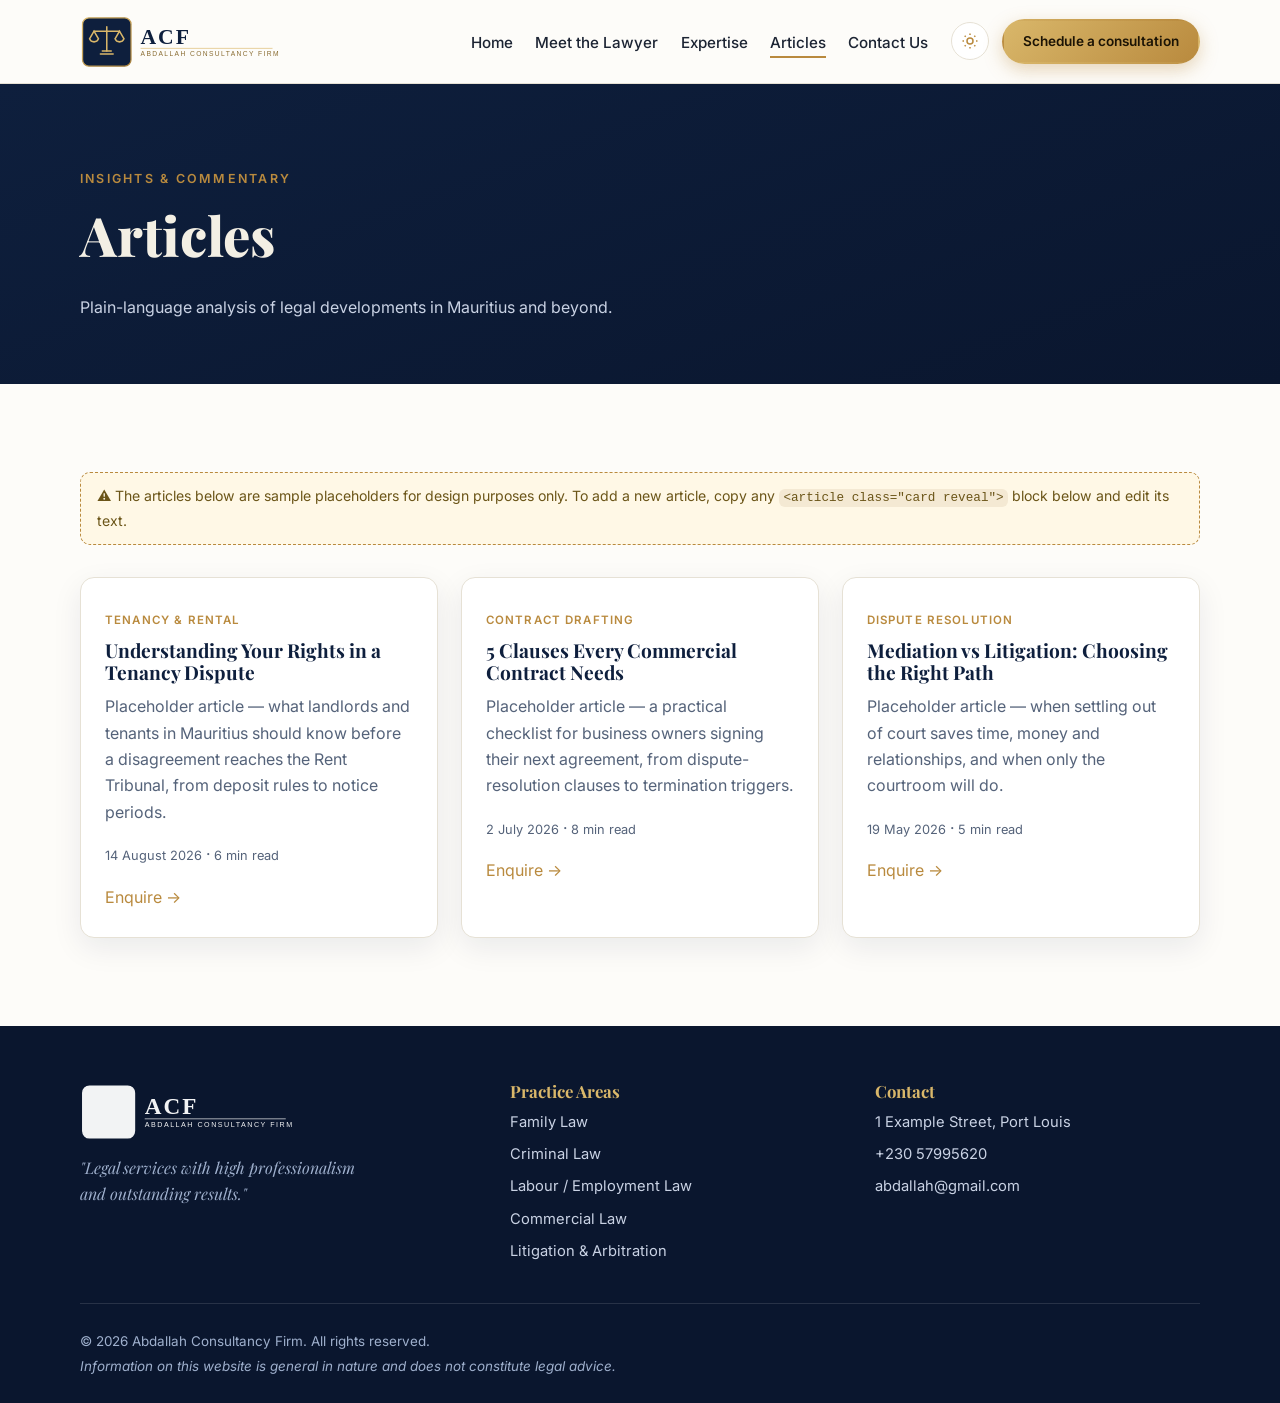
<file: articles.html>
<!DOCTYPE html>
<html lang="en" data-theme="light">
<head>
<meta charset="UTF-8">
<meta name="viewport" content="width=device-width, initial-scale=1.0">
<meta name="description" content="Legal insights and commentary from Abdallah Consultancy Firm.">
<title>Articles | Abdallah Consultancy Firm</title>
<link rel="icon" type="image/svg+xml" href="assets/logo.svg">
<link rel="preconnect" href="https://fonts.googleapis.com">
<link href="https://fonts.googleapis.com/css2?family=Playfair+Display:wght@500;700;800&family=Inter:wght@400;500;600&display=swap" rel="stylesheet">
<link rel="stylesheet" href="css/style.css">
</head>
<body>
<a class="skip-link" href="#main">Skip to content</a>
<header class="site-header" id="siteHeader">
  <nav class="nav container" aria-label="Primary">
    <a href="index.html" class="brand" aria-label="ACF — Abdallah Consultancy Firm home">
      <img src="assets/logo.svg" alt="ACF Abdallah Consultancy Firm wordmark" class="brand-logo">
    </a>
    <button class="nav-toggle" id="navToggle" aria-expanded="false" aria-controls="navMenu" aria-label="Toggle menu">
      <span></span><span></span><span></span>
    </button>
    <ul class="nav-menu" id="navMenu">
      <li><a href="index.html" data-nav="home">Home</a></li>
      <li><a href="about.html" data-nav="about">Meet the Lawyer</a></li>
      <li><a href="expertise.html" data-nav="expertise">Expertise</a></li>
      <li><a href="articles.html" data-nav="articles">Articles</a></li>
      <li><a href="contact.html" data-nav="contact">Contact Us</a></li>
      <li class="nav-actions">
        <button class="theme-toggle" id="themeToggle" aria-label="Toggle dark mode" title="Toggle dark mode">
          <svg class="icon-sun" width="18" height="18" viewBox="0 0 24 24" fill="none" stroke="currentColor" stroke-width="2"><circle cx="12" cy="12" r="4"/><path d="M12 2v2m0 16v2M4.9 4.9l1.4 1.4m11.4 11.4 1.4 1.4M2 12h2m16 0h2M4.9 19.1l1.4-1.4M17.7 6.3l1.4-1.4"/></svg>
          <svg class="icon-moon" width="18" height="18" viewBox="0 0 24 24" fill="none" stroke="currentColor" stroke-width="2"><path d="M21 12.8A9 9 0 1 1 11.2 3a7 7 0 0 0 9.8 9.8z"/></svg>
        </button>
        <a class="btn btn-gold btn-nav" href="contact.html">Schedule a consultation</a>
      </li>
    </ul>
  </nav>
</header>
<main id="main">
<section class="page-hero">
  <div class="container">
    <span class="eyebrow">Insights &amp; commentary</span>
    <h1>Articles</h1>
    <p>Plain-language analysis of legal developments in Mauritius and beyond.</p>
  </div>
</section>
<section class="section">
  <div class="container">
    <p class="placeholder-note reveal">&#9888; The articles below are sample placeholders for design purposes only. To add a new article, copy any <code>&lt;article class="card reveal"&gt;</code> block below and edit its text.</p>

    <div class="cards-grid">

      <!-- ARTICLE CARD 1 — copy this whole block to add a new article -->
      <article class="card reveal">
        <span class="tag">Tenancy &amp; Rental</span>
        <h3>Understanding Your Rights in a Tenancy Dispute</h3>
        <p>Placeholder article — what landlords and tenants in Mauritius should know before a disagreement reaches the Rent Tribunal, from deposit rules to notice periods.</p>
        <p><time datetime="2026-08-14">14 August 2026</time> &middot; <span class="read">6 min read</span></p>
        <a href="contact.html" aria-label="Enquire about this topic">Enquire &rarr;</a>
      </article>

      <!-- ARTICLE CARD 2 -->
      <article class="card reveal">
        <span class="tag">Contract Drafting</span>
        <h3>5 Clauses Every Commercial Contract Needs</h3>
        <p>Placeholder article — a practical checklist for business owners signing their next agreement, from dispute-resolution clauses to termination triggers.</p>
        <p><time datetime="2026-07-02">2 July 2026</time> &middot; <span class="read">8 min read</span></p>
        <a href="contact.html" aria-label="Enquire about this topic">Enquire &rarr;</a>
      </article>

      <!-- ARTICLE CARD 3 -->
      <article class="card reveal">
        <span class="tag">Dispute Resolution</span>
        <h3>Mediation vs Litigation: Choosing the Right Path</h3>
        <p>Placeholder article — when settling out of court saves time, money and relationships, and when only the courtroom will do.</p>
        <p><time datetime="2026-05-19">19 May 2026</time> &middot; <span class="read">5 min read</span></p>
        <a href="contact.html" aria-label="Enquire about this topic">Enquire &rarr;</a>
      </article>

      <!-- NEW ARTICLES GO HERE — copy card 1 and paste below -->

    </div>
  </div>
</section>
</main>
<footer class="site-footer">
  <div class="container footer-grid">
    <div>
      <img src="assets/logo.svg" alt="ACF Abdallah Consultancy Firm wordmark" class="brand-logo footer-logo">
      <p class="footer-tag">"Legal services with high professionalism and outstanding results."</p>
    </div>
    <div>
      <h3>Practice Areas</h3>
      <ul>
        <li>Family Law</li><li>Criminal Law</li><li>Labour / Employment Law</li>
        <li>Commercial Law</li><li>Litigation &amp; Arbitration</li>
      </ul>
    </div>
    <div>
      <h3>Contact</h3>
      <ul>
        <li>1 Example Street, Port Louis</li>
        <li><a href="tel:+23057995620">+230 57995620</a></li>
        <li><a href="mailto:abdallah@gmail.com">abdallah@gmail.com</a></li>
      </ul>
    </div>
  </div>
  <div class="container footer-bottom">
    <p>&copy; 2026 Abdallah Consultancy Firm. All rights reserved.</p>
    <p class="disclaimer">Information on this website is general in nature and does not constitute legal advice.</p>
  </div>
</footer>
<button class="back-to-top" id="backToTop" aria-label="Back to top">
  <svg width="20" height="20" viewBox="0 0 24 24" fill="none" stroke="currentColor" stroke-width="2.5"><path d="M12 19V5M5 12l7-7 7 7"/></svg>
</button>
<script src="https://code.jquery.com/jquery-3.7.1.min.js"></script>
<script src="js/main.js"></script>
</body>
</html>
</file>
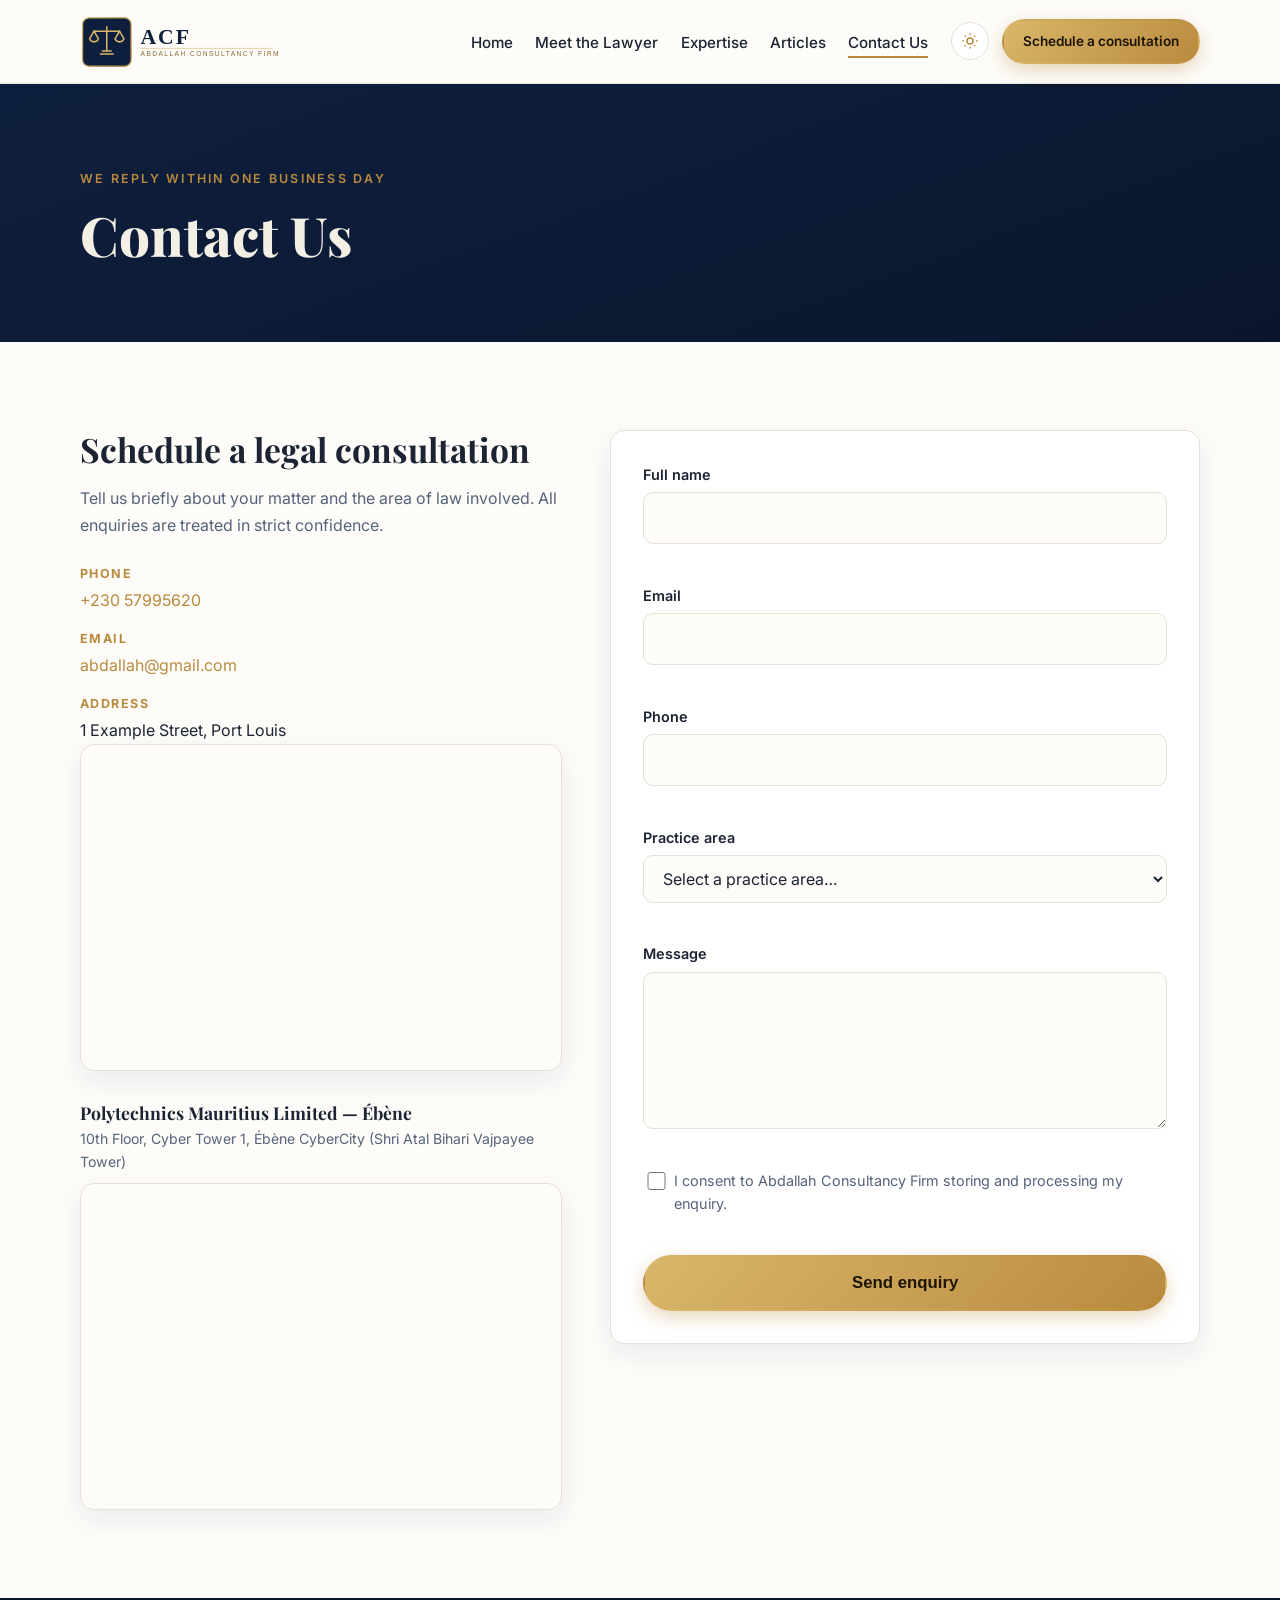
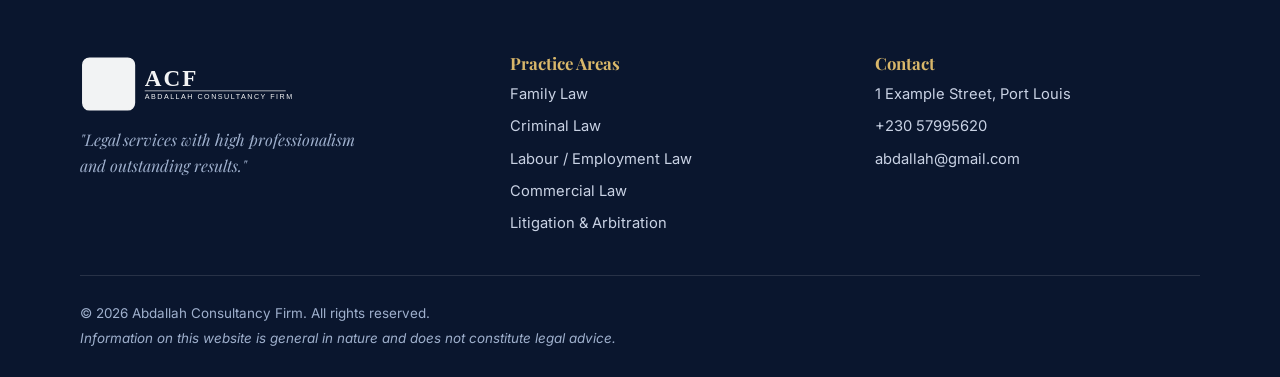
<file: contact.html>
<!DOCTYPE html>
<html lang="en" data-theme="light">
<head>
<meta charset="UTF-8">
<meta name="viewport" content="width=device-width, initial-scale=1.0">
<meta name="description" content="Schedule a legal consultation with Abdallah Consultancy Firm.">
<title>Contact Us | Abdallah Consultancy Firm</title>
<link rel="icon" type="image/svg+xml" href="assets/logo.svg">
<link rel="preconnect" href="https://fonts.googleapis.com">
<link href="https://fonts.googleapis.com/css2?family=Playfair+Display:wght@500;700;800&family=Inter:wght@400;500;600&display=swap" rel="stylesheet">
<link rel="stylesheet" href="css/style.css">
</head>
<body>
<a class="skip-link" href="#main">Skip to content</a>
<header class="site-header" id="siteHeader">
  <nav class="nav container" aria-label="Primary">
    <a href="index.html" class="brand" aria-label="ACF — Abdallah Consultancy Firm home">
      <img src="assets/logo.svg" alt="ACF Abdallah Consultancy Firm wordmark" class="brand-logo">
    </a>
    <button class="nav-toggle" id="navToggle" aria-expanded="false" aria-controls="navMenu" aria-label="Toggle menu">
      <span></span><span></span><span></span>
    </button>
    <ul class="nav-menu" id="navMenu">
      <li><a href="index.html" data-nav="home">Home</a></li>
      <li><a href="about.html" data-nav="about">Meet the Lawyer</a></li>
      <li><a href="expertise.html" data-nav="expertise">Expertise</a></li>
      <li><a href="articles.html" data-nav="articles">Articles</a></li>
      <li><a href="contact.html" data-nav="contact">Contact Us</a></li>
      <li class="nav-actions">
        <button class="theme-toggle" id="themeToggle" aria-label="Toggle dark mode" title="Toggle dark mode">
          <svg class="icon-sun" width="18" height="18" viewBox="0 0 24 24" fill="none" stroke="currentColor" stroke-width="2"><circle cx="12" cy="12" r="4"/><path d="M12 2v2m0 16v2M4.9 4.9l1.4 1.4m11.4 11.4 1.4 1.4M2 12h2m16 0h2M4.9 19.1l1.4-1.4M17.7 6.3l1.4-1.4"/></svg>
          <svg class="icon-moon" width="18" height="18" viewBox="0 0 24 24" fill="none" stroke="currentColor" stroke-width="2"><path d="M21 12.8A9 9 0 1 1 11.2 3a7 7 0 0 0 9.8 9.8z"/></svg>
        </button>
        <a class="btn btn-gold btn-nav" href="contact.html">Schedule a consultation</a>
      </li>
    </ul>
  </nav>
</header>
<main id="main">

<section class="page-hero">
  <div class="container">
    <span class="eyebrow">We reply within one business day</span>
    <h1>Contact Us</h1>
  </div>
</section>
<section class="section">
  <div class="container contact-grid">
    <div class="contact-info reveal">
      <h2>Schedule a legal consultation</h2>
      <p>Tell us briefly about your matter and the area of law involved. All enquiries are treated in strict confidence.</p>
      <ul class="info-list">
        <li><strong>Phone</strong><a href="tel:+23057995620">+230 57995620</a></li>
        <li><strong>Email</strong><a href="mailto:abdallah@gmail.com">abdallah@gmail.com</a></li>
        <li><strong>Address</strong><span>1 Example Street, Port Louis</span></li>
      </ul>
      <div class="map-frame small">
        <iframe title="Map — 1 Example Street, Port Louis" src="https://www.openstreetmap.org/export/embed.html?bbox=57.4800%2C-20.1720%2C57.5300%2C-20.1400&amp;layer=mapnik&amp;marker=-20.1609%2C57.5012" loading="lazy"></iframe>
      </div>

      <h3 class="map-subhead reveal">Polytechnics Mauritius Limited — Ébène</h3>
      <p class="map-subtext">10th Floor, Cyber Tower 1, Ébène CyberCity (Shri Atal Bihari Vajpayee Tower)</p>
      <div class="map-frame small">
        <iframe title="Map — Polytechnics Mauritius Limited, Cyber Tower 1, Ébène" src="https://www.openstreetmap.org/export/embed.html?bbox=57.4820%2C-20.2520%2C57.5060%2C-20.2360&amp;layer=mapnik&amp;marker=-20.2439%2C57.4943" loading="lazy"></iframe>
      </div>
    </div>
    <form class="contact-form reveal" id="contactForm" novalidate>
      <div class="form-group">
        <label for="fullName">Full name</label>
        <input type="text" id="fullName" name="fullName" autocomplete="name">
        <span class="error" id="err-fullName"></span>
      </div>
      <div class="form-group">
        <label for="email">Email</label>
        <input type="email" id="email" name="email" autocomplete="email">
        <span class="error" id="err-email"></span>
      </div>
      <div class="form-group">
        <label for="phone">Phone</label>
        <input type="tel" id="phone" name="phone" autocomplete="tel">
        <span class="error" id="err-phone"></span>
      </div>
      <div class="form-group">
        <label for="practiceArea">Practice area</label>
        <select id="practiceArea" name="practiceArea">
          <option value="">Select a practice area&hellip;</option>
          <option>Family Law</option><option>Criminal Law</option>
          <option>Labour / Employment Law</option><option>Tenancy &amp; Rental Law</option>
          <option>Commercial Law</option><option>Contractual Disputes</option>
          <option>Litigation &amp; Arbitration</option><option>Mediation</option>
          <option>Contract Drafting</option>
        </select>
        <span class="error" id="err-practiceArea"></span>
      </div>
      <div class="form-group">
        <label for="message">Message</label>
        <textarea id="message" name="message" rows="5"></textarea>
        <span class="error" id="err-message"></span>
      </div>
      <div class="form-group checkbox-group">
        <input type="checkbox" id="consent" name="consent">
        <label for="consent">I consent to Abdallah Consultancy Firm storing and processing my enquiry.</label>
        <span class="error" id="err-consent"></span>
      </div>
      <button type="submit" class="btn btn-gold btn-lg">Send enquiry</button>
      <div class="success-msg" id="successMsg" role="status" hidden>
        Thank you! Your enquiry has been received. We will contact you within one business day.
      </div>
    </form>
  </div>
</section>
</main>
<footer class="site-footer">
  <div class="container footer-grid">
    <div>
      <img src="assets/logo.svg" alt="ACF Abdallah Consultancy Firm wordmark" class="brand-logo footer-logo">
      <p class="footer-tag">"Legal services with high professionalism and outstanding results."</p>
    </div>
    <div>
      <h3>Practice Areas</h3>
      <ul>
        <li>Family Law</li><li>Criminal Law</li><li>Labour / Employment Law</li>
        <li>Commercial Law</li><li>Litigation &amp; Arbitration</li>
      </ul>
    </div>
    <div>
      <h3>Contact</h3>
      <ul>
        <li>1 Example Street, Port Louis</li>
        <li><a href="tel:+23057995620">+230 57995620</a></li>
        <li><a href="mailto:abdallah@gmail.com">abdallah@gmail.com</a></li>
      </ul>
    </div>
  </div>
  <div class="container footer-bottom">
    <p>&copy; 2026 Abdallah Consultancy Firm. All rights reserved.</p>
    <p class="disclaimer">Information on this website is general in nature and does not constitute legal advice.</p>
  </div>
</footer>
<button class="back-to-top" id="backToTop" aria-label="Back to top">
  <svg width="20" height="20" viewBox="0 0 24 24" fill="none" stroke="currentColor" stroke-width="2.5"><path d="M12 19V5M5 12l7-7 7 7"/></svg>
</button>
<script src="https://code.jquery.com/jquery-3.7.1.min.js"></script>
<script src="js/main.js"></script>
</body>
</html>
</file>
<file: css/style.css>
/* ==========================================================================
   ACF — Abdallah Consultancy Firm
   Design system: CSS custom properties · mobile-first · Grid + Flexbox
   ========================================================================== */
:root {
  --navy-900: #0a162e;
  --navy-800: #0e1f3d;
  --navy-700: #16305e;
  --gold-500: #b98a3e;
  --gold-400: #d9b76a;
  --gold-100: #f4e9d3;
  --ink: #1c2433;
  --muted: #55637a;
  --bg: #fdfcf9;
  --surface: #ffffff;
  --border: #e6e1d5;
  --success: #1e7d4f;
  --error: #b3382e;
  --shadow: 0 10px 30px rgba(14, 31, 61, .08);
  --radius: 14px;
  --font-head: "Playfair Display", Georgia, serif;
  --font-body: "Inter", system-ui, sans-serif;
  --header-h: 84px;
}
[data-theme="dark"] {
  --ink: #e8ecf4;
  --muted: #9aa7bd;
  --bg: #0a162e;
  --surface: #11254a;
  --border: #24406e;
  --gold-100: #1c2c50;
  --shadow: 0 10px 30px rgba(0, 0, 0, .45);
}

*, *::before, *::after { box-sizing: border-box; }
html { scroll-behavior: smooth; }
body {
  margin: 0; font-family: var(--font-body); color: var(--ink);
  background: var(--bg); line-height: 1.65; -webkit-font-smoothing: antialiased;
}
img { max-width: 100%; display: block; }
a { color: var(--gold-500); text-decoration: none; }
h1, h2, h3 { font-family: var(--font-head); line-height: 1.15; color: var(--ink); margin: 0 0 .5em; }
h1 { font-size: clamp(2rem, 5vw, 3.4rem); font-weight: 800; }
h2 { font-size: clamp(1.5rem, 3vw, 2.1rem); }
h3 { font-size: 1.2rem; }
p { margin: 0 0 1em; color: var(--muted); }
code { background: var(--gold-100); padding: .1em .35em; border-radius: 6px; font-size: .9em; }
:focus-visible { outline: 3px solid var(--gold-400); outline-offset: 2px; border-radius: 4px; }

.container { width: min(1120px, 100% - 2.5rem); margin-inline: auto; }
.skip-link {
  position: absolute; left: -999px; top: 0; background: var(--navy-800); color: #fff;
  padding: .6rem 1rem; z-index: 200; border-radius: 0 0 10px 0;
}
.skip-link:focus { left: 0; }

/* ---------- Buttons ---------- */
.btn {
  display: inline-flex; align-items: center; justify-content: center; gap: .5rem;
  padding: .8rem 1.6rem; border-radius: 999px; font-weight: 600; font-size: .95rem;
  cursor: pointer; border: 2px solid transparent; transition: transform .2s, box-shadow .2s, background .2s, color .2s;
}
.btn:hover { transform: translateY(-2px); }
.btn-gold { background: linear-gradient(135deg, var(--gold-400), var(--gold-500)); color: #1c1405; box-shadow: 0 6px 18px rgba(185, 138, 62, .35); }
.btn-gold:hover { box-shadow: 0 10px 24px rgba(185, 138, 62, .5); }
.btn-outline { border-color: var(--gold-500); color: var(--gold-500); background: transparent; }
.btn-outline:hover { background: var(--gold-100); }
.btn-lg { padding: 1rem 2.2rem; font-size: 1.05rem; }

/* ---------- Header / nav ---------- */
.site-header {
  position: sticky; top: 0; z-index: 100; height: var(--header-h);
  display: flex; align-items: center; background: color-mix(in srgb, var(--bg) 88%, transparent);
  backdrop-filter: blur(10px); border-bottom: 1px solid var(--border);
  transition: box-shadow .3s;
}
.site-header.scrolled { box-shadow: var(--shadow); }
.nav { display: flex; align-items: center; justify-content: space-between; gap: 1rem; }
.brand-logo { height: 56px; width: auto; }
.nav-menu {
  list-style: none; margin: 0; padding: 0; display: flex; align-items: center; gap: 1.4rem;
}
.nav-menu a:not(.btn) { color: var(--ink); font-weight: 500; font-size: .95rem; position: relative; padding: .3rem 0; }
.nav-menu a:not(.btn)::after {
  content: ""; position: absolute; left: 0; bottom: -2px; height: 2px; width: 0;
  background: var(--gold-500); transition: width .25s;
}
.nav-menu a:hover::after, .nav-menu a[aria-current="page"]::after { width: 100%; }
.nav-actions { display: flex; align-items: center; gap: .8rem; list-style: none; }
.btn-nav { font-size: .85rem; padding: .6rem 1.2rem; }
.theme-toggle {
  display: grid; place-items: center; width: 38px; height: 38px; border-radius: 50%;
  border: 1px solid var(--border); background: var(--surface); color: var(--gold-500); cursor: pointer;
  transition: transform .2s;
}
.theme-toggle:hover { transform: rotate(15deg); }
.icon-moon { display: none; }
[data-theme="dark"] .icon-sun { display: none; }
[data-theme="dark"] .icon-moon { display: block; }

.nav-toggle { display: none; flex-direction: column; gap: 5px; background: none; border: 0; cursor: pointer; padding: 8px; }
.nav-toggle span { width: 24px; height: 2.5px; background: var(--ink); border-radius: 2px; transition: transform .25s, opacity .25s; }
.nav-toggle[aria-expanded="true"] span:nth-child(1) { transform: translateY(7.5px) rotate(45deg); }
.nav-toggle[aria-expanded="true"] span:nth-child(2) { opacity: 0; }
.nav-toggle[aria-expanded="true"] span:nth-child(3) { transform: translateY(-7.5px) rotate(-45deg); }

/* ---------- Hero ---------- */
.hero { padding: clamp(3rem, 7vw, 6rem) 0; background:
  radial-gradient(1000px 500px at 85% -10%, rgba(217, 183, 106, .25), transparent),
  linear-gradient(160deg, var(--navy-800), var(--navy-900)); }
.hero h1, .hero p { color: #f3efe4; }
.hero h1 em { color: var(--gold-400); font-style: normal; }
.hero-grid { display: grid; gap: 3rem; align-items: center; }
.hero-text p { max-width: 46ch; color: #c9d2e4; font-size: 1.06rem; }
.eyebrow {
  display: inline-block; font-size: .78rem; font-weight: 600; letter-spacing: .18em;
  text-transform: uppercase; color: var(--gold-500); margin-bottom: .9rem;
}
.hero-actions { display: flex; flex-wrap: wrap; gap: 1rem; margin: 1.6rem 0 2.4rem; }
.stats { display: flex; gap: 2.4rem; flex-wrap: wrap; }
.stat .counter { font-family: var(--font-head); font-size: 2.3rem; font-weight: 800; color: var(--gold-400); }
.stat p { margin: 0; font-size: .85rem; color: #9fb0cd; }
.hero-media { position: relative; }
.hero-media img { border-radius: var(--radius); box-shadow: 0 30px 60px rgba(0,0,0,.4); aspect-ratio: 4/5; object-fit: cover; }
.hero-card {
  position: absolute; left: -1rem; bottom: 1.4rem; background: var(--surface);
  border-left: 4px solid var(--gold-500); padding: .8rem 1.2rem; border-radius: 0 12px 12px 0;
  box-shadow: var(--shadow); display: grid; gap: .1rem; max-width: 78%;
}
.hero-card strong { font-family: var(--font-head); color: var(--ink); }
.hero-card span { font-size: .8rem; color: var(--muted); }

/* ---------- Sections ---------- */
.section { padding: clamp(3rem, 7vw, 5.5rem) 0; }
.section-alt { background: var(--gold-100); }
.section-head { max-width: 640px; margin-bottom: 2.6rem; }
.placeholder-note {
  background: #fff8e6; border: 1px dashed var(--gold-500); border-radius: 10px;
  padding: .7rem 1rem; font-size: .88rem; color: #6b5518; margin-bottom: 2rem;
}

.cards-grid { display: grid; gap: 1.4rem; grid-template-columns: repeat(auto-fit, minmax(240px, 1fr)); }
.card {
  background: var(--surface); border: 1px solid var(--border); border-radius: var(--radius);
  padding: 1.7rem 1.5rem; box-shadow: var(--shadow);
  transition: transform .25s, box-shadow .25s, border-color .25s;
}
.card:hover { transform: translateY(-6px); border-color: var(--gold-400); box-shadow: 0 18px 40px rgba(14,31,61,.14); }
.card h3 { color: var(--navy-800); }
[data-theme="dark"] .card h3 { color: var(--gold-400); }
.card .tag { display: inline-block; font-size: .72rem; font-weight: 600; letter-spacing: .1em; text-transform: uppercase; color: var(--gold-500); margin-bottom: .6rem; }
.card time, .card .read { font-size: .8rem; color: var(--muted); }

.two-col { display: grid; gap: 1.4rem; }
.checklist { list-style: none; margin: 0; padding: 0; display: grid; gap: .6rem; }
.checklist li { padding-left: 1.8rem; position: relative; color: var(--ink); }
.checklist li::before {
  content: ""; position: absolute; left: 0; top: .35em; width: 1em; height: 1em;
  background: var(--gold-500);
  clip-path: polygon(14% 44%, 0 65%, 50% 100%, 100% 16%, 80% 0%, 43% 62%);
}

/* ---------- Page hero ---------- */
.page-hero {
  padding: clamp(3rem, 7vw, 5rem) 0 clamp(2rem, 4vw, 3rem);
  background: linear-gradient(160deg, var(--navy-800), var(--navy-900)); color: #f3efe4;
}
.page-hero h1, .page-hero p { color: #f3efe4; }
.page-hero p { color: #c9d2e4; max-width: 60ch; }

/* ---------- About ---------- */
.about-grid { display: grid; gap: 3rem; align-items: center; }
.about-media { position: relative; }
.about-media img { border-radius: var(--radius); box-shadow: var(--shadow); aspect-ratio: 4/5; object-fit: cover; }

/* ---------- Expertise ---------- */
.areas-stack { display: grid; gap: 3rem; }
.area-row {
  display: grid; gap: 2rem; align-items: center;
  background: var(--surface); border: 1px solid var(--border); border-radius: var(--radius);
  padding: 1.6rem; box-shadow: var(--shadow);
}
.area-media img { border-radius: 10px; aspect-ratio: 16/10; object-fit: cover; width: 100%; }
.area-num { font-family: var(--font-head); font-size: 2.6rem; font-weight: 800; color: var(--gold-400); line-height: 1; }

/* ---------- Testimonial slider ---------- */
.slider { max-width: 760px; margin-inline: auto; text-align: center; }
.slides { position: relative; min-height: 210px; }
.slide {
  position: absolute; inset: 0; margin: 0; opacity: 0; transform: translateX(30px);
  transition: opacity .5s, transform .5s; pointer-events: none;
  background: var(--surface); border: 1px solid var(--border); border-radius: var(--radius);
  padding: 2rem; box-shadow: var(--shadow); display: flex; flex-direction: column; justify-content: center;
}
.slide.active { opacity: 1; transform: none; pointer-events: auto; }
.slide blockquote { font-family: var(--font-head); font-size: 1.25rem; font-style: italic; color: var(--ink); margin: 0 0 1rem; }
.slide figcaption { color: var(--muted); font-size: .9rem; }
.slide figcaption span { color: var(--gold-500); }
.slider-dots { display: flex; justify-content: center; gap: .6rem; margin-top: 1.4rem; }
.slider-dots button {
  width: 12px; height: 12px; border-radius: 50%; border: 0; background: var(--border); cursor: pointer;
}
.slider-dots button[aria-selected="true"] { background: var(--gold-500); transform: scale(1.25); }

/* ---------- Map & CTA ---------- */
.map-frame { border-radius: var(--radius); overflow: hidden; box-shadow: var(--shadow); border: 1px solid var(--border); }
.map-frame iframe { width: 100%; height: 420px; border: 0; display: block; }
.map-frame.small iframe { height: 300px; margin-top: 1.6rem; }
.cta-band { background: linear-gradient(135deg, var(--navy-800), var(--navy-900)); padding: clamp(3rem, 6vw, 4.5rem) 0; }
.cta-inner { display: flex; flex-wrap: wrap; align-items: center; justify-content: space-between; gap: 1.5rem; }
.cta-inner h2 { color: #f3efe4; margin: 0; }

/* ---------- Contact ---------- */
.contact-grid { display: grid; gap: 3rem; align-items: start; }
.info-list { list-style: none; margin: 1.6rem 0 0; padding: 0; display: grid; gap: 1rem; }
.info-list li { display: grid; gap: .15rem; }
.info-list strong { font-size: .78rem; text-transform: uppercase; letter-spacing: .12em; color: var(--gold-500); }
.contact-form { background: var(--surface); border: 1px solid var(--border); border-radius: var(--radius); padding: 2rem; box-shadow: var(--shadow); display: grid; gap: 1.2rem; }
.form-group { display: grid; gap: .35rem; }
.form-group label { font-weight: 600; font-size: .9rem; }
.form-group input, .form-group select, .form-group textarea {
  font: inherit; padding: .75rem .9rem; border: 1.5px solid var(--border); border-radius: 10px;
  background: var(--bg); color: var(--ink); transition: border-color .2s, box-shadow .2s; width: 100%;
}
.form-group input:focus, .form-group select:focus, .form-group textarea:focus {
  outline: none; border-color: var(--gold-500); box-shadow: 0 0 0 4px rgba(185, 138, 62, .18);
}
.form-group.invalid input, .form-group.invalid select, .form-group.invalid textarea { border-color: var(--error); }
.checkbox-group { grid-template-columns: auto 1fr; align-items: start; }
.checkbox-group input { width: 1.15rem; height: 1.15rem; margin-top: .2rem; accent-color: var(--gold-500); }
.checkbox-group label { font-weight: 400; font-size: .9rem; color: var(--muted); }
.checkbox-group .error { grid-column: 1 / -1; }
.error { color: var(--error); font-size: .82rem; min-height: 1.1em; }
.success-msg {
  background: #e5f4ec; border: 1px solid var(--success); color: var(--success);
  border-radius: 10px; padding: .9rem 1.1rem; font-weight: 500;
}

/* ---------- Footer ---------- */
.site-footer { background: var(--navy-900); color: #c9d2e4; padding: 3.5rem 0 1.5rem; margin-top: 0; }
.footer-grid { display: grid; gap: 2.5rem; }
.site-footer h3 { color: var(--gold-400); font-size: 1.05rem; }
.site-footer ul { list-style: none; margin: 0; padding: 0; display: grid; gap: .5rem; font-size: .92rem; }
.site-footer a { color: #c9d2e4; }
.site-footer a:hover { color: var(--gold-400); }
.footer-logo { filter: brightness(0) invert(1); opacity: .95; height: 60px; margin-bottom: .8rem; }
.footer-tag { font-family: var(--font-head); font-style: italic; color: #9fb0cd; max-width: 32ch; }
.footer-bottom { border-top: 1px solid rgba(255,255,255,.12); margin-top: 2.5rem; padding-top: 1.4rem; font-size: .84rem; }
.footer-bottom p { margin: .2rem 0; color: #9fb0cd; }
.disclaimer { font-style: italic; }

/* ---------- Back to top ---------- */
.back-to-top {
  position: fixed; right: 1.4rem; bottom: 1.4rem; z-index: 90;
  width: 48px; height: 48px; border-radius: 50%; border: 0; cursor: pointer;
  background: linear-gradient(135deg, var(--gold-400), var(--gold-500)); color: #1c1405;
  display: grid; place-items: center; box-shadow: 0 10px 24px rgba(0,0,0,.25);
  opacity: 0; visibility: hidden; transform: translateY(12px);
  transition: opacity .3s, transform .3s, visibility .3s;
}
.back-to-top.visible { opacity: 1; visibility: visible; transform: none; }

/* ---------- Scroll reveal ---------- */
.reveal { opacity: 0; transform: translateY(26px); transition: opacity .7s ease, transform .7s ease; }
.reveal.visible { opacity: 1; transform: none; }
@media (prefers-reduced-motion: reduce) {
  html { scroll-behavior: auto; }
  .reveal { opacity: 1; transform: none; transition: none; }
  .slide { transition: none; }
}

/* ---------- Responsive ---------- */
@media (max-width: 859px) {
  .nav-toggle { display: flex; }
  .nav-menu {
    position: fixed; inset: var(--header-h) 0 auto 0; flex-direction: column; align-items: stretch;
    background: var(--surface); border-bottom: 1px solid var(--border);
    padding: 1.2rem 1.4rem 1.6rem; gap: 1rem;
    transform: translateY(-130%); transition: transform .35s ease; box-shadow: var(--shadow);
  }
  .nav-menu.open { transform: none; }
  .nav-actions { flex-wrap: wrap; gap: .8rem; padding-top: .6rem; }
}
@media (min-width: 860px) {
  .hero-grid { grid-template-columns: 1.15fr .85fr; }
  .about-grid { grid-template-columns: .9fr 1.1fr; }
  .contact-grid { grid-template-columns: .9fr 1.1fr; }
  .two-col { grid-template-columns: 1fr 1fr; }
  .footer-grid { grid-template-columns: 1.2fr 1fr 1fr; }
  .area-row { grid-template-columns: 1fr 1fr; padding: 2.2rem; }
  .area-row .area-media.flip { order: 2; }
}
@media (min-width: 1400px) {
  .container { width: 1240px; }
  body { font-size: 1.05rem; }
}
@media (max-width: 480px) {
  .stats { gap: 1.4rem; }
  .stat .counter { font-size: 1.9rem; }
  .hero-card { left: 0; }
  .slides { min-height: 300px; }
}

/* ---------- Location subheadings on Contact page ---------- */
.map-subhead { margin: 2rem 0 .2rem; font-size: 1.1rem; }
.map-subtext { font-size: .88rem; margin-bottom: .6rem; }
</file>
